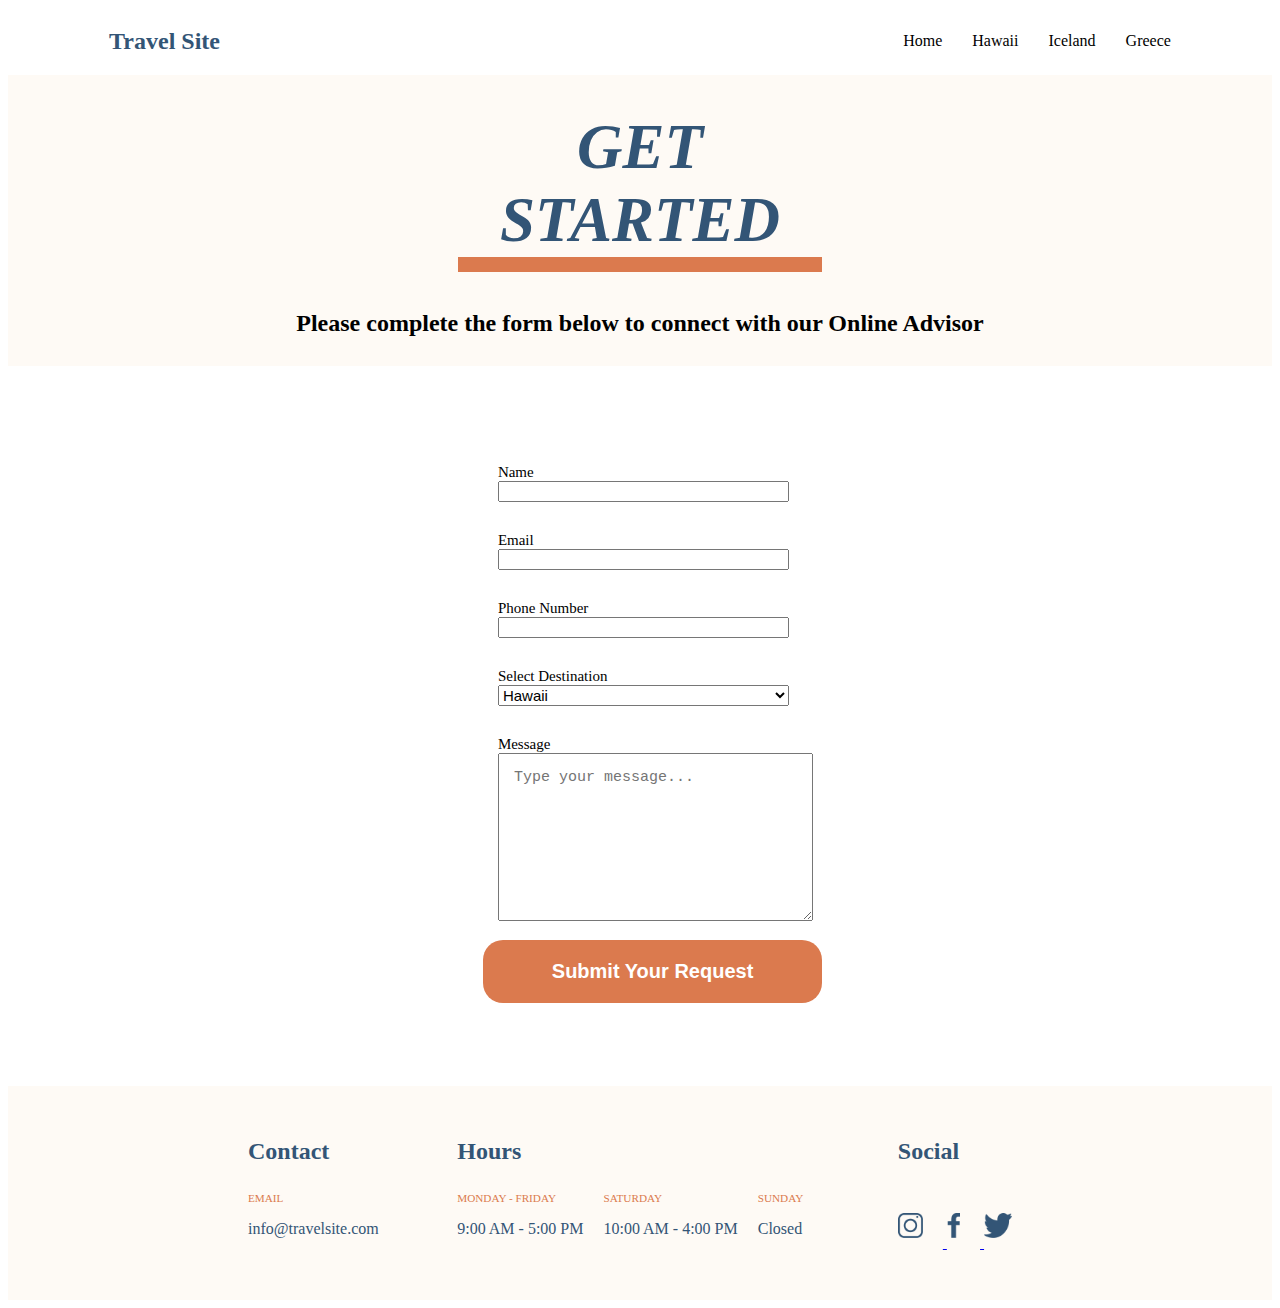
<file: Pages Folder/Get Started.html>
<!DOCTYPE html>
<html lang="en">
<head>
    <meta charset="UTF-8">
    <meta name="viewport" content="width=device-width, initial-scale=1.0">
    <title>Travel Site- Get Started</title>
    <link rel="stylesheet" type="text/css" href="../CSS/Get Started.css">
    <link rel="stylesheet" type="text/css" href="../CSS/global.css">
</head>
<body>
    <div class="nav">
        <h2 class="nav-title">Travel Site</h2>
        <ul class="nav-pages-list">
            <li class="nav-pages-list-item">
                <a href="../index.html" class="nav-link">Home</a>
            </li>
            <li class="nav-pages-list-item">
                <a href="../Pages Folder/Hawaii .html"class="nav-link">Hawaii</a>
            </li>
            <li class="nav-pages-list-item">
                <a href="../Pages Folder/Iceland.html"class="nav-link">Iceland</a>
            </li>
            <li class="nav-pages-list-item">
                <a href="../Pages Folder/Greece.html"class="nav-link">Greece</a>
            </li>
        </ul>
    </div> 
    <header class="header">
            <div class="header-container">
                <h1 class="header-title">GET STARTED</h1>
                <h2 class="header-subtitle">Please complete the form below to connect with our Online Advisor </h2>
            </div>
        </header>
    <div class="hero">
        <form>
            <div class="form-container">
                <div class="input group">
                    <label for="name"> Name</label>
                    <input type="text" id="name">
                </div>
                <div class="input group">
                    <label for="email">Email</label>
                    <input type="text" id="email">
                </div>
                <div class="input group">
                    <label for="Phone">Phone Number</label>
                    <input type="text" id="phone number">
                </div>
                <div class="input group">
                    <label for="Destination">Select Destination</label>
                        <select id="destination">
                            <option value="Hawaii">Hawaii</option>
                            <option value="Iceland">Iceland</option>
                            <option value="Greece">Greece</option>
                        </select>
                </div>
                <div class="input group">
                    <label for="message">Message</label>
                    <textarea id="message" rows="8" placeholder="Type your message..."></textarea>
                </div>
                <button class="button">Submit Your Request </button>
            </div>
        </form>
    </div>
    <footer class="footer">
        <div class="footer-block">
            <h2>Contact</h2>
            <div class="footer-block">
                <p class="footer-block-subtitle">EMAIL</p>
                <p>info@travelsite.com</p>
            </div>
        </div>   
        <div class="footer-block">
            <h2>Hours</h2>
                <div class="footer-block-hours">
                    <p class="footer-block-subtitle">MONDAY - FRIDAY</p>
                    <p>9:00 AM - 5:00 PM</p>
                </div>
                <div class="footer-block-hours">
                    <p class="footer-block-subtitle">SATURDAY</p>
                    <p>10:00 AM - 4:00 PM</p>
                </div>
                <div class="footer-block-hours">
                    <p class="footer-block-subtitle">SUNDAY</p>
                    <p>Closed</p>
                </div>
            </div>
        <div class="footer-block">
            <h2>Social</h2>
            <p class="footer-block-social_icon">
                <a href="http://instagram.com"><img src="../Assets/Icons/icon-instagram.png" alt="instagram">
                </a>
                <a href="http://facebook.com"><img src="../Assets/Icons/icon-facebook.png" alt="facebook">
                </a>
                <a href="http://twitter.com"><img src="../Assets/Icons/icon-twitter.png" alt="twitter">
                </a>
            </p>      
        </div>
    </footer>
</body>
</html>
</file>
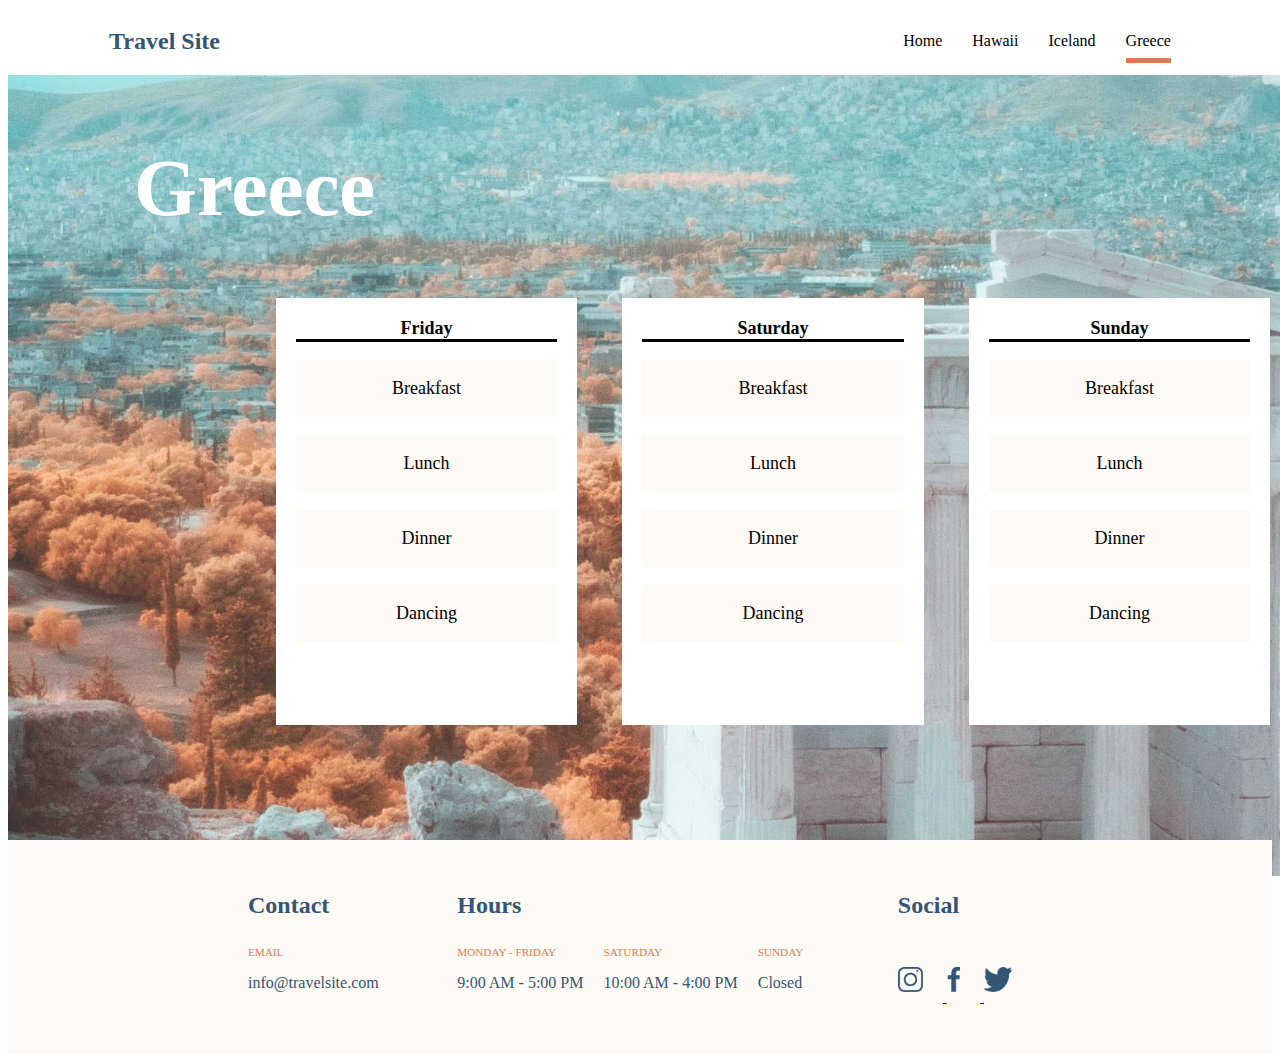
<file: Pages Folder/Greece.html>
<!DOCTYPE html>
<html lang="en">
<head>
    <meta charset="UTF-8">
    <meta name="viewport" content="width=device-width, initial-scale=1.0">
    <title>Travel Site- Hawaii</title>
    <link rel="stylesheet" type="text/css" href="../CSS/Greece.css">
    <link rel="stylesheet" type="text/css" href="../CSS/global.css">
</head>
<body>
    <div class="nav">
        <h2 class="nav-title">Travel Site</h2>
        <ul class="nav-pages-list">
            <li class="nav-pages-list-item">
                <a href="../index.html" class="nav-link">Home</a>
            </li>
            <li class="nav-pages-list-item">
                <a href="../Pages Folder/Hawaii .html" class="nav-link">Hawaii</a>
            </li>
            <li class="nav-pages-list-item">
                <a href="../Pages Folder/Iceland.html" class="nav-link">Iceland</a>
            </li>
            <li class="nav-pages-list-item">
                <a href="../Pages Folder/Greece.html" class="nav-link-active">Greece</a>
            </li>
        </ul>
    </div>
    <main class="main-container">
        <div class="cover-image">
            <h2 class="main-title">Greece</h2>
            <div class="cards-container">
                <div class="itenary-card">
                    <ul class="card-list">
                        <li class="card-title">Friday</li>
                        <li class="card-item">Breakfast</li>
                        <li class="card-item">Lunch</li>
                        <li class="card-item">Dinner</li>
                        <li class="card-item">Dancing</li>
                    </ul>
                </div>
                <div class="itenary-card">
                    <ul class="card-list">
                        <li class="card-title">Saturday</li>
                        <li class="card-item">Breakfast</li>
                        <li class="card-item">Lunch</li>
                        <li class="card-item">Dinner</li>
                        <li class="card-item">Dancing</li>
                    </ul>
                </div>
                <div class="itenary-card">
                    <ul class="card-list">
                        <li class="card-title">Sunday</li>
                        <li class="card-item">Breakfast</li>
                        <li class="card-item">Lunch</li>
                        <li class="card-item">Dinner</li>
                        <li class="card-item">Dancing</li>
                    </ul>
                </div>
            </div>
        </div>
    </main>
</body>
<footer class="footer">
    <div class="footer-block">
        <h2>Contact</h2>
        <div class="footer-block">
            <p class="footer-block-subtitle">EMAIL</p>
            <p>info@travelsite.com</p>
        </div>
    </div>   
    <div class="footer-block">
        <h2>Hours</h2>
            <div class="footer-block-hours">
                <p class="footer-block-subtitle">MONDAY - FRIDAY</p>
                <p>9:00 AM - 5:00 PM</p>
            </div>
            <div class="footer-block-hours">
                <p class="footer-block-subtitle">SATURDAY</p>
                <p>10:00 AM - 4:00 PM</p>
            </div>
            <div class="footer-block-hours">
                <p class="footer-block-subtitle">SUNDAY</p>
                <p>Closed</p>
            </div>
        </div>
    <div class="footer-block">
        <h2>Social</h2>
        <p class="footer-block-social_icon">
            <a href="http://instagram.com"><img src="../Assets/Icons/icon-instagram.png" alt="instagram">
            </a>
            <a href="http://facebook.com"><img src="../Assets/Icons/icon-facebook.png" alt="facebook">
            </a>
            <a href="http://twitter.com"><img src="../Assets/Icons/icon-twitter.png" alt="twitter">
            </a>
        </p>      
    </div>
</footer>
</html>
</file>
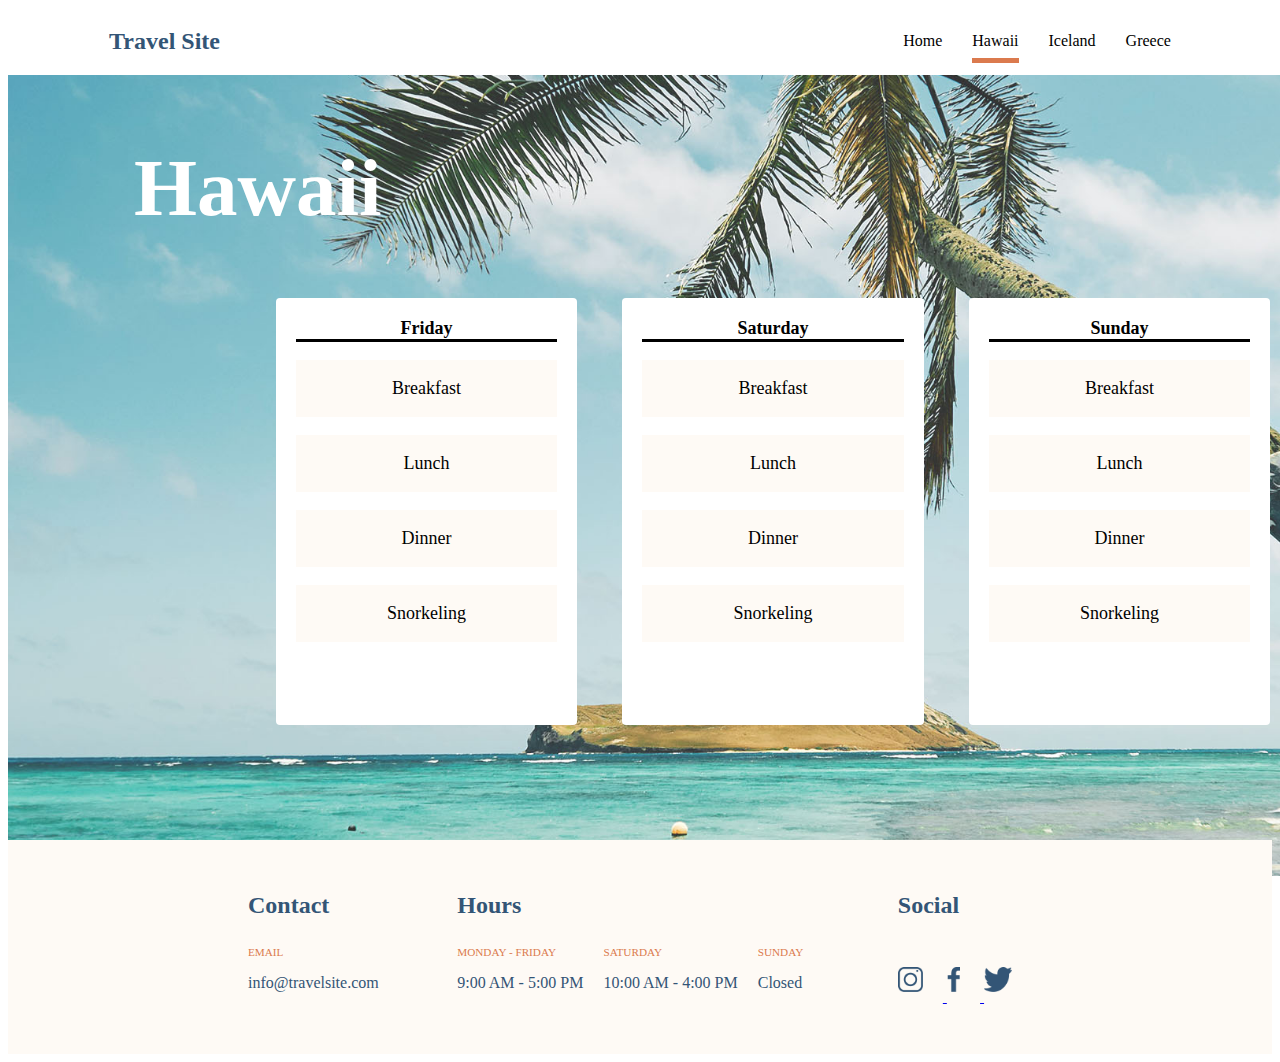
<file: Pages Folder/Hawaii .html>
<!DOCTYPE html>
<html lang="en">
<head>
    <meta charset="UTF-8">
    <meta name="viewport" content="width=device-width, initial-scale=1.0">
    <title>Travel Site- Hawaii</title>
    <link rel="stylesheet" type="text/css" href="../CSS/Hawaii.css">
    <link rel="stylesheet" type="text/css" href="../CSS/global.css">
</head>
<body>
    <div class="nav">
        <h2 class="nav-title">Travel Site</h2>
        <div class="nav-pages-container">
            <ul class="nav-pages-list">
                <li class="nav-pages-list-item">
                    <a href="../index.html" class="nav-link">Home</a>
                </li>
                <li class="nav-pages-list-item">
                    <a href="Hawaii .html" class="nav-link-active">Hawaii</a>
                </li>
                <li class="nav-pages-list-item">
                    <a href="../Pages Folder/Iceland.html" class="nav-link">Iceland</a>
                </li>
                <li class="nav-pages-list-item">
                    <a href="../Pages Folder/Greece.html" class="nav-link">Greece</a>
                </li>
            </ul>
        </div>
    </div>
    <main class="main-container">
        <div class="cover-image">
            <h2 class="main-title">Hawaii</h2>
            <div class="cards-container">
                <div class="itenary-card">
                    <ul class="card-list">
                        <li class="card-title">Friday</li>
                        <li class="card-item">Breakfast</li>
                        <li class="card-item">Lunch</li>
                        <li class="card-item">Dinner</li>
                        <li class="card-item">Snorkeling</li>
                    </ul>
                </div>
                <div class="itenary-card">
                    <ul class="card-list">
                        <li class="card-title">Saturday</li>
                        <li class="card-item">Breakfast</li>
                        <li class="card-item">Lunch</li>
                        <li class="card-item">Dinner</li>
                        <li class="card-item">Snorkeling</li>
                    </ul>
                </div>
                <div class="itenary-card">
                    <ul class="card-list">
                        <li class="card-title">Sunday</li>
                        <li class="card-item">Breakfast</li>
                        <li class="card-item">Lunch</li>
                        <li class="card-item">Dinner</li>
                        <li class="card-item">Snorkeling</li>
                    </ul>
                </div>
            </div>
        </div>
    </main>
</body>
<footer class="footer">
    <div class="footer-block">
        <h2>Contact</h2>
        <div class="footer-block">
            <p class="footer-block-subtitle">EMAIL</p>
            <p>info@travelsite.com</p>
        </div>
    </div>   
    <div class="footer-block">
        <h2>Hours</h2>
            <div class="footer-block-hours">
                <p class="footer-block-subtitle">MONDAY - FRIDAY</p>
                <p>9:00 AM - 5:00 PM</p>
            </div>
            <div class="footer-block-hours">
                <p class="footer-block-subtitle">SATURDAY</p>
                <p>10:00 AM - 4:00 PM</p>
            </div>
            <div class="footer-block-hours">
                <p class="footer-block-subtitle">SUNDAY</p>
                <p>Closed</p>
            </div>
        </div>
    <div class="footer-block">
        <h2>Social</h2>
        <p class="footer-block-social_icon">
            <a href="http://instagram.com"><img src="../Assets/Icons/icon-instagram.png" alt="instagram">
            </a>
            <a href="http://facebook.com"><img src="../Assets/Icons/icon-facebook.png" alt="facebook">
            </a>
            <a href="http://twitter.com"><img src="../Assets/Icons/icon-twitter.png" alt="twitter">
            </a>
        </p>      
    </div>
</footer>
</html>
</file>
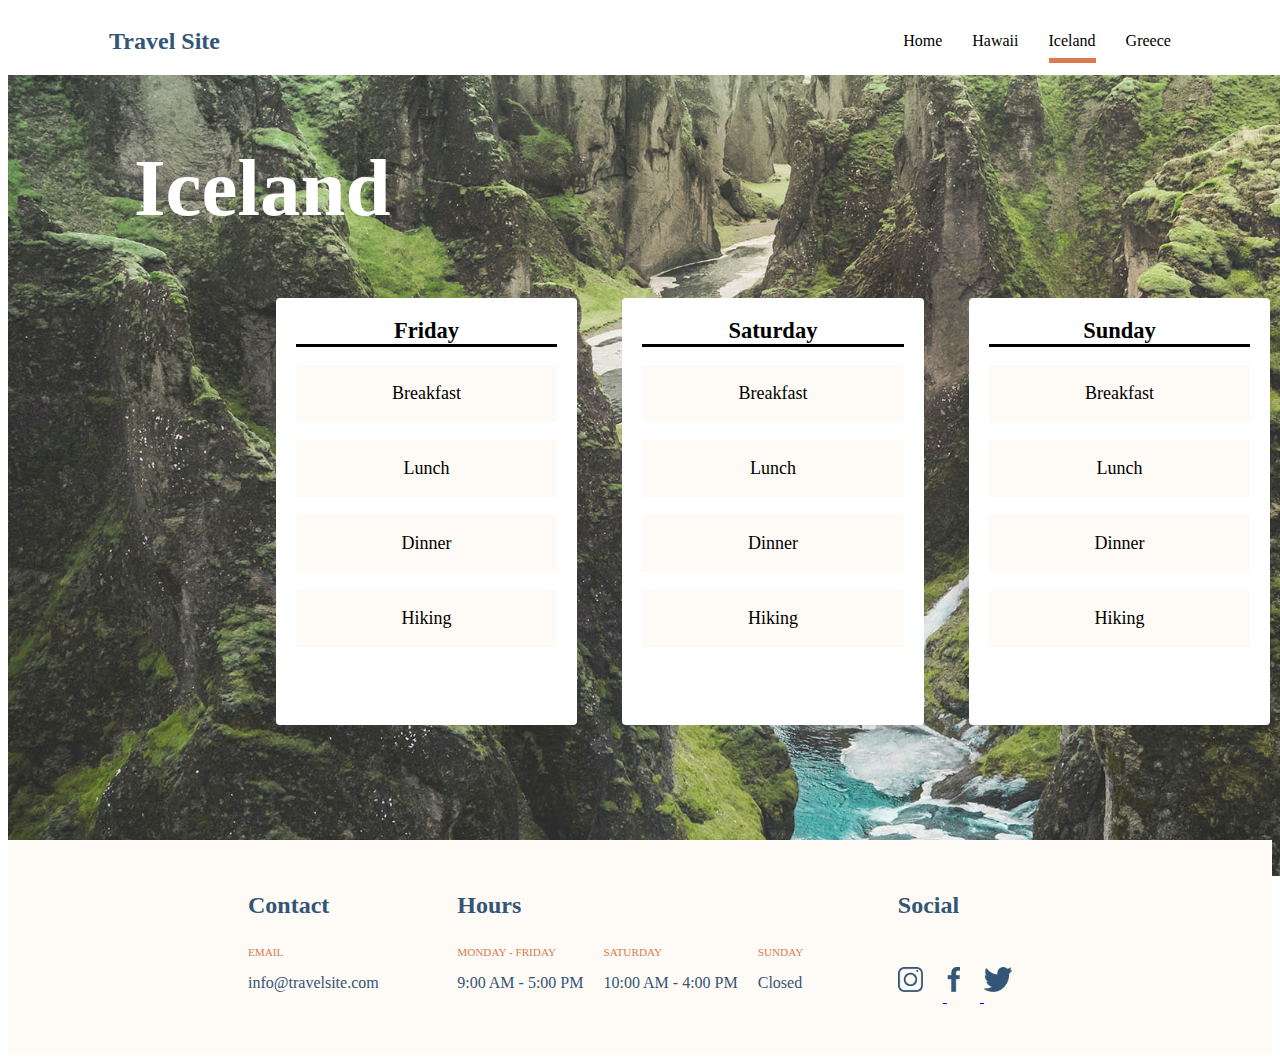
<file: Pages Folder/Iceland.html>
<!DOCTYPE html>
<html lang="en">
<head>
    <meta charset="UTF-8">
    <meta name="viewport" content="width=device-width, initial-scale=1.0">
    <title>Travel Site- Hawaii</title>
    <link rel="stylesheet" type="text/css" href="../CSS/Iceland.css">
    <link rel="stylesheet" type="text/css" href="../CSS/global.css">
</head>
<body>
    <div class="nav">
        <h2 class="nav-title">Travel Site</h2>
        <ul class="nav-pages-list">
            <li class="nav-pages-list-item">
                <a href="../index.html" class="nav-link">Home</a>
            </li>
            <li class="nav-pages-list-item">
                <a href="../Pages Folder/Hawaii .html" class="nav-link">Hawaii</a>
            </li>
            <li class="nav-pages-list-item">
                <a href="../Pages Folder/Iceland.html" class="nav-link-active">Iceland</a>
            </li>
            <li class="nav-pages-list-item">
                <a href="../Pages Folder/Greece.html" class="nav-link">Greece</a>
            </li>
        </ul>
    </div>
    <main class="main-container">
        <div class="cover-image">
            <h2 class="main-title">Iceland</h2>
            <div class="cards-container">
                <div class="itenary-card">
                    <ul class="card-list">
                        <li class="card-title">Friday</li>
                        <li class="card-item">Breakfast</li>
                        <li class="card-item">Lunch</li>
                        <li class="card-item">Dinner</li>
                        <li class="card-item">Hiking</li>
                    </ul>
                </div>
                <div class="itenary-card">
                    <ul class="card-list">
                        <li class="card-title">Saturday</li>
                        <li class="card-item">Breakfast</li>
                        <li class="card-item">Lunch</li>
                        <li class="card-item">Dinner</li>
                        <li class="card-item">Hiking</li>
                    </ul>
                </div>
                <div class="itenary-card">
                    <ul class="card-list">
                        <li class="card-title">Sunday</li>
                        <li class="card-item">Breakfast</li>
                        <li class="card-item">Lunch</li>
                        <li class="card-item">Dinner</li>
                        <li class="card-item">Hiking</li>
                    </ul>
                </div>
            </div>
        </div>
    </main>
</body>
<footer class="footer">
    <div class="footer-block">
        <h2>Contact</h2>
        <div class="footer-block">
            <p class="footer-block-subtitle">EMAIL</p>
            <p>info@travelsite.com</p>
        </div>
    </div>   
    <div class="footer-block">
        <h2>Hours</h2>
            <div class="footer-block-hours">
                <p class="footer-block-subtitle">MONDAY - FRIDAY</p>
                <p>9:00 AM - 5:00 PM</p>
            </div>
            <div class="footer-block-hours">
                <p class="footer-block-subtitle">SATURDAY</p>
                <p>10:00 AM - 4:00 PM</p>
            </div>
            <div class="footer-block-hours">
                <p class="footer-block-subtitle">SUNDAY</p>
                <p>Closed</p>
            </div>
        </div>
    <div class="footer-block">
        <h2>Social</h2>
        <p class="footer-block-social_icon">
            <a href="http://instagram.com"><img src="../Assets/Icons/icon-instagram.png" alt="instagram">
            </a>
            <a href="http://facebook.com"><img src="../Assets/Icons/icon-facebook.png" alt="facebook">
            </a>
            <a href="http://twitter.com"><img src="../Assets/Icons/icon-twitter.png" alt="twitter">
            </a>
        </p>      
    </div>
</footer>
</html>
</file>
<file: CSS/Get Started.css>
.hero{
    width:100%;
    height: 80vh;
    background-color:white;
    display: flex;
    align-items:center;
    justify-content: center;
}
.header-container{
    width:100%;
    text-align: center;
    padding-top:4vh;
    padding-bottom:1vh;
    background-color: #FEFAF5;
}
.header-title{
    font-size: 7vh;
    font-style: italic;
    color: #335576;
    border-bottom: 15px solid #DB7A4E;
    margin: 0 50vh;
}
.header-subtitle{
    padding-top:2vh;
}

.form-container{   
    width:90%;
    max-width:600px;
}
.input-group{
    margin-bottom:30px;
    width: 100%;
    margin-top: 0;
}
.input, textarea{
    width:100%;
    padding:15px;
    font-size:15px;
}
input[type="text"]{
    width: 100%;
}
#destination{
    width:103%;
    font-size:15px;
}
#message{
    width:100%
}
.button{
    text-decoration: none;
    padding:20px 50px;
    font-weight:bold;
    font-size: 20px;
    color:white;
    background-color: #DB7A4E;
    cursor:pointer;
    border-radius: 20px;
    border:none;
    width: 120%;
}
</file>
<file: CSS/global.css>
body{
    font-family: Verdana;
}
.nav{
    display: flex;
    justify-content: space-between;
    align-items: center;
    margin:0 8%;
}
.nav-title{
    margin-right: auto;
    color:#335576
}
.nav-pages-list, .nav-pages-list-items{
    position: relative;
    display: flex;
    justify-content: flex-end;
    flex-wrap: wrap;
    column-gap: 30px;
    list-style: none;
    text-transform: none;
    margin-left:auto;
}
.nav-link{
    position: relative;
    text-decoration: none;
    color: black;
    display: flex;
    justify-content: flex-end;
    flex-wrap: wrap;
    column-gap: 30px;
}
.nav-link:after{
    content:"";
    position: absolute;
    height:5px;
    width:0;
    background-color: #DB7A4E;
    bottom:-15px;
    text-align: center;
}
.nav-link:hover::after{
    width: 100%;
}
.nav-link-active{
    text-decoration: none;
    border-bottom: 5px solid #DB7A4E;
    color: black;
    text-align: center;
    padding-bottom: 9px;
}

footer {
    display: flex;
    justify-content: space-between;
    padding: 2rem 15rem;
    background-color:#FEFAF5;
    color: #335576;
    height: auto;
}
.footer-block {
    display: inline-block;
}
.footer-block h2 {
    color: #335576;
    margin-bottom: 1rem;
}

.footer-block-subtitle {
    color: #DB7A4E;
    margin-bottom: 1rem;
    font-size: 0.7rem;
}

.footer-block-hours {
   display: inline-block;
    margin-right: 1rem;
}

.footer-block img {
    height: 25px;
    width: auto;
    margin: 16px 20px 10px 0px;
}
.footer-block-social_icon {
    display: inline-block;
    color: #335576; 
}
</file>
<file: CSS/Greece.css>
.main-container{
    width:175vh;
    height:85vh;
}
.cover-image{
    width:175vh;
    height:85vh;
    background-image: url(../Assets/Images/greece.jpg);
    background-position:50% 55%;
    background-size: cover;
    padding-top: 4vh;
}
.main-title{
    color:white;
    font-size: 9vh;
    margin:2% 8%;
}
.cards-container{
    margin:4% 17%;
    display: flex;
    justify-content: space-between;
}
.itenary-card{ 
    padding: 20px;
    width: 80vh; 
    height: 43vh;
    margin-right:5vh;
    background-color: white;
}
.card-list{
    list-style: none;
    text-align: center;
    padding: 0;
    margin-top: 0;
}
.card-title,.card-item{
    margin-bottom: 2vh; 
    font-size: 2vh;
    text-align: center;
    padding: 0;
}
.card-item{
    background-color: #FEFAF5;
    padding:2vh;
    font-weight: light;
}
.card-title{
    border-bottom:3px solid black;
    font-weight: bold;
}
</file>
<file: CSS/Hawaii.css>
.main-container{
    width:175vh;
    height:85vh;
}
.cover-image{
    width:175vh;
    height:85vh;
    background-image: url(../Assets/Images/hawaii.jpg);
    background-position:50% 53%;
    background-size: cover;
    padding-top: 4vh;
}
.main-title{
    color:white;
    font-size: 9vh;
    margin:2% 8%;
}
.cards-container{
    margin:4% 17%;
    display: flex;
    justify-content: space-between;
}
.itenary-card{ 
    padding: 20px;
    width: 80vh; 
    height: 43vh;
    margin-right:5vh;
    border-radius: 4px;
    background-color: white;
}
.card-list{
    list-style: none;
    text-align: center;
    padding: 0;
    margin-top: 0;
}
.card-title,.card-item{
    margin-bottom: 2vh; 
    font-size: 2vh;
    text-align: center;
    padding: 0;
}
.card-item{
    background-color: #FEFAF5;
    padding:2vh;
    font-weight: light;
}
.card-title{
    border-bottom:3px solid black;
    font-weight: bold;
}
</file>
<file: CSS/Iceland.css>
.main-container{
    width:175vh;
    height:85vh;
}
.cover-image{
    width:175vh;
    height:85vh;
    background-image: url(../Assets/Images/iceland.jpg);
    background-position:51% 52%;
    background-size: cover;
    padding-top: 4vh;
}
.main-title{
    color:white;
    font-size: 9vh;
    margin:2% 8%;
}
.cards-container{
    margin:4% 17%;
    display: flex;
    justify-content: space-between;
}
.itenary-card{ 
    padding: 20px;
    width: 80vh; 
    height: 43vh;
    margin-right:5vh;
    border-radius: 4px;
    background-color: white;
}
.card-list{
    list-style: none;
    text-align: center;
    padding: 0;
    margin-top: 0;
}
.card-title,.card-item{
    margin-bottom: 2vh; 
    text-align: center;
    padding: 0;
}
.card-item{
    background-color: #FEFAF5;
    padding:2vh;
    font-weight:lighter;
    font-size: 2vh;
}
.card-title{
    border-bottom:3px solid black;
    font-weight: bold;
    font-size: 2.5vh;
}
</file>
